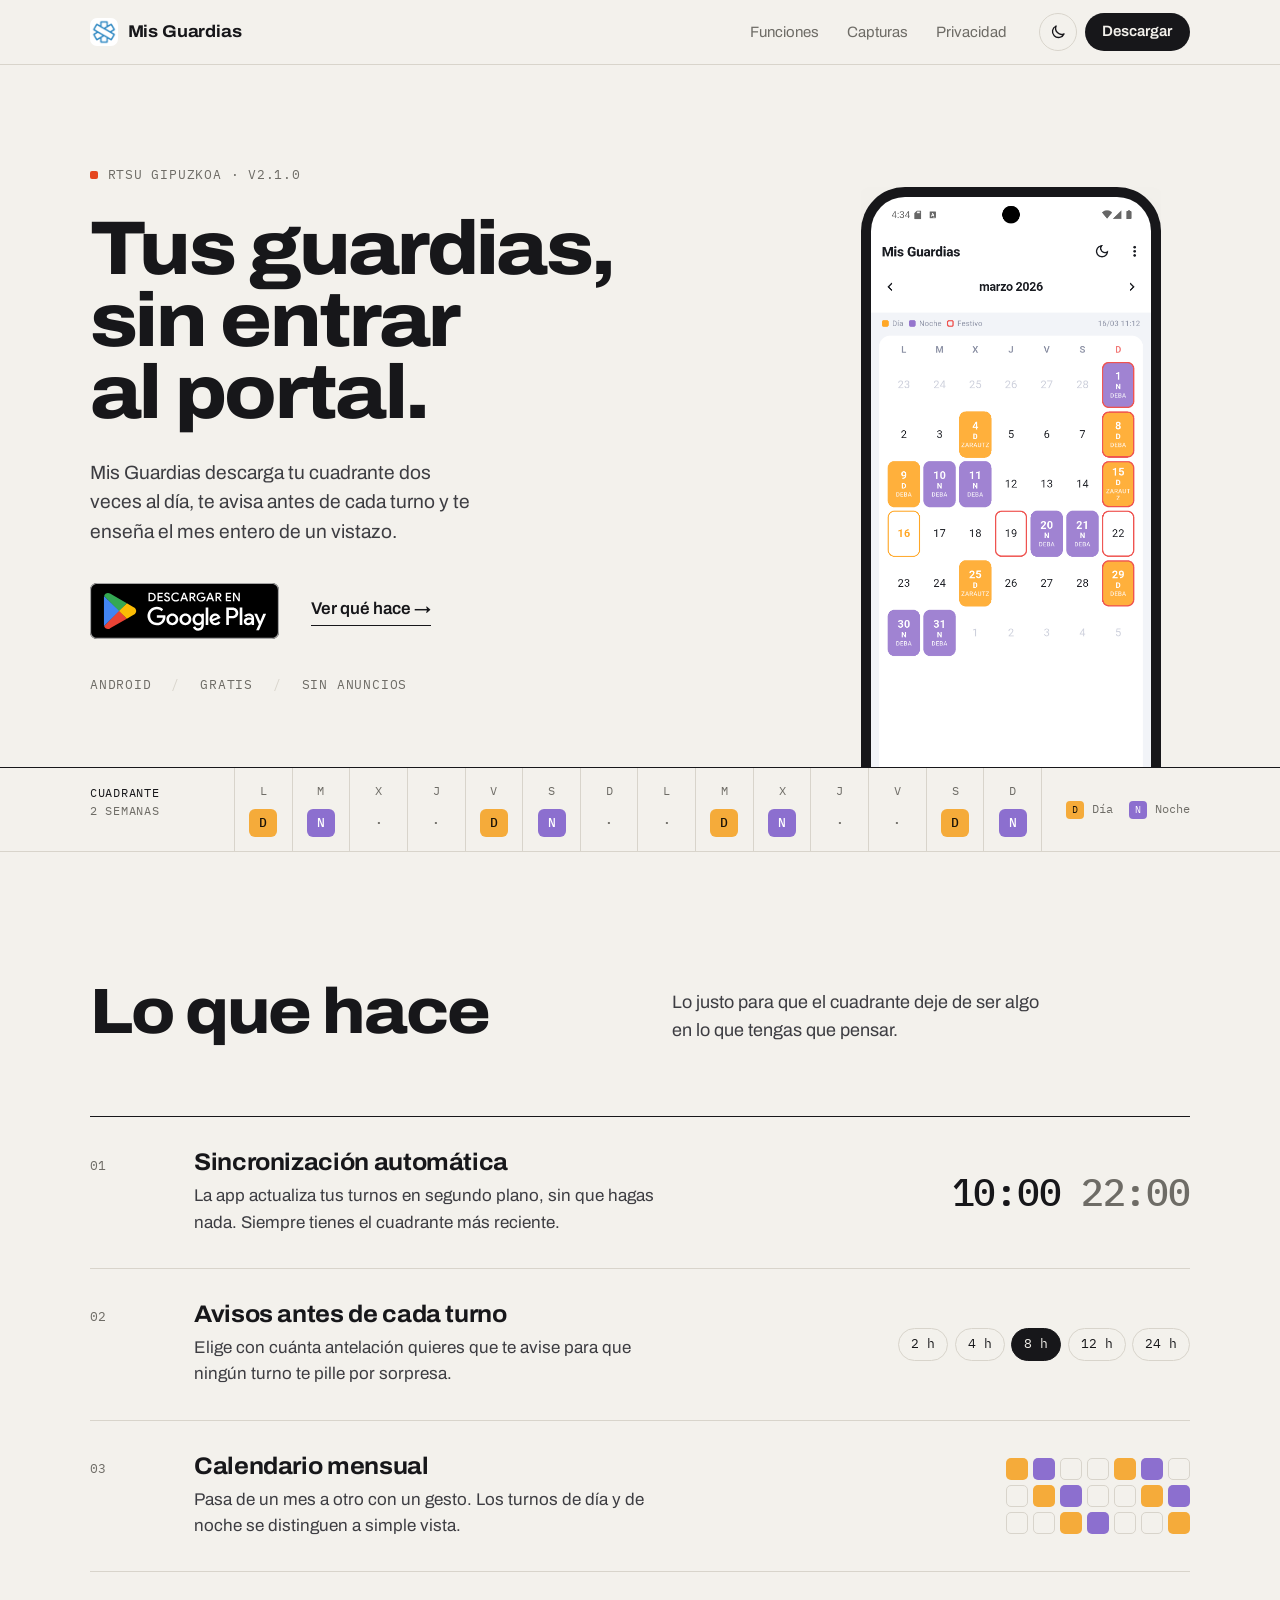
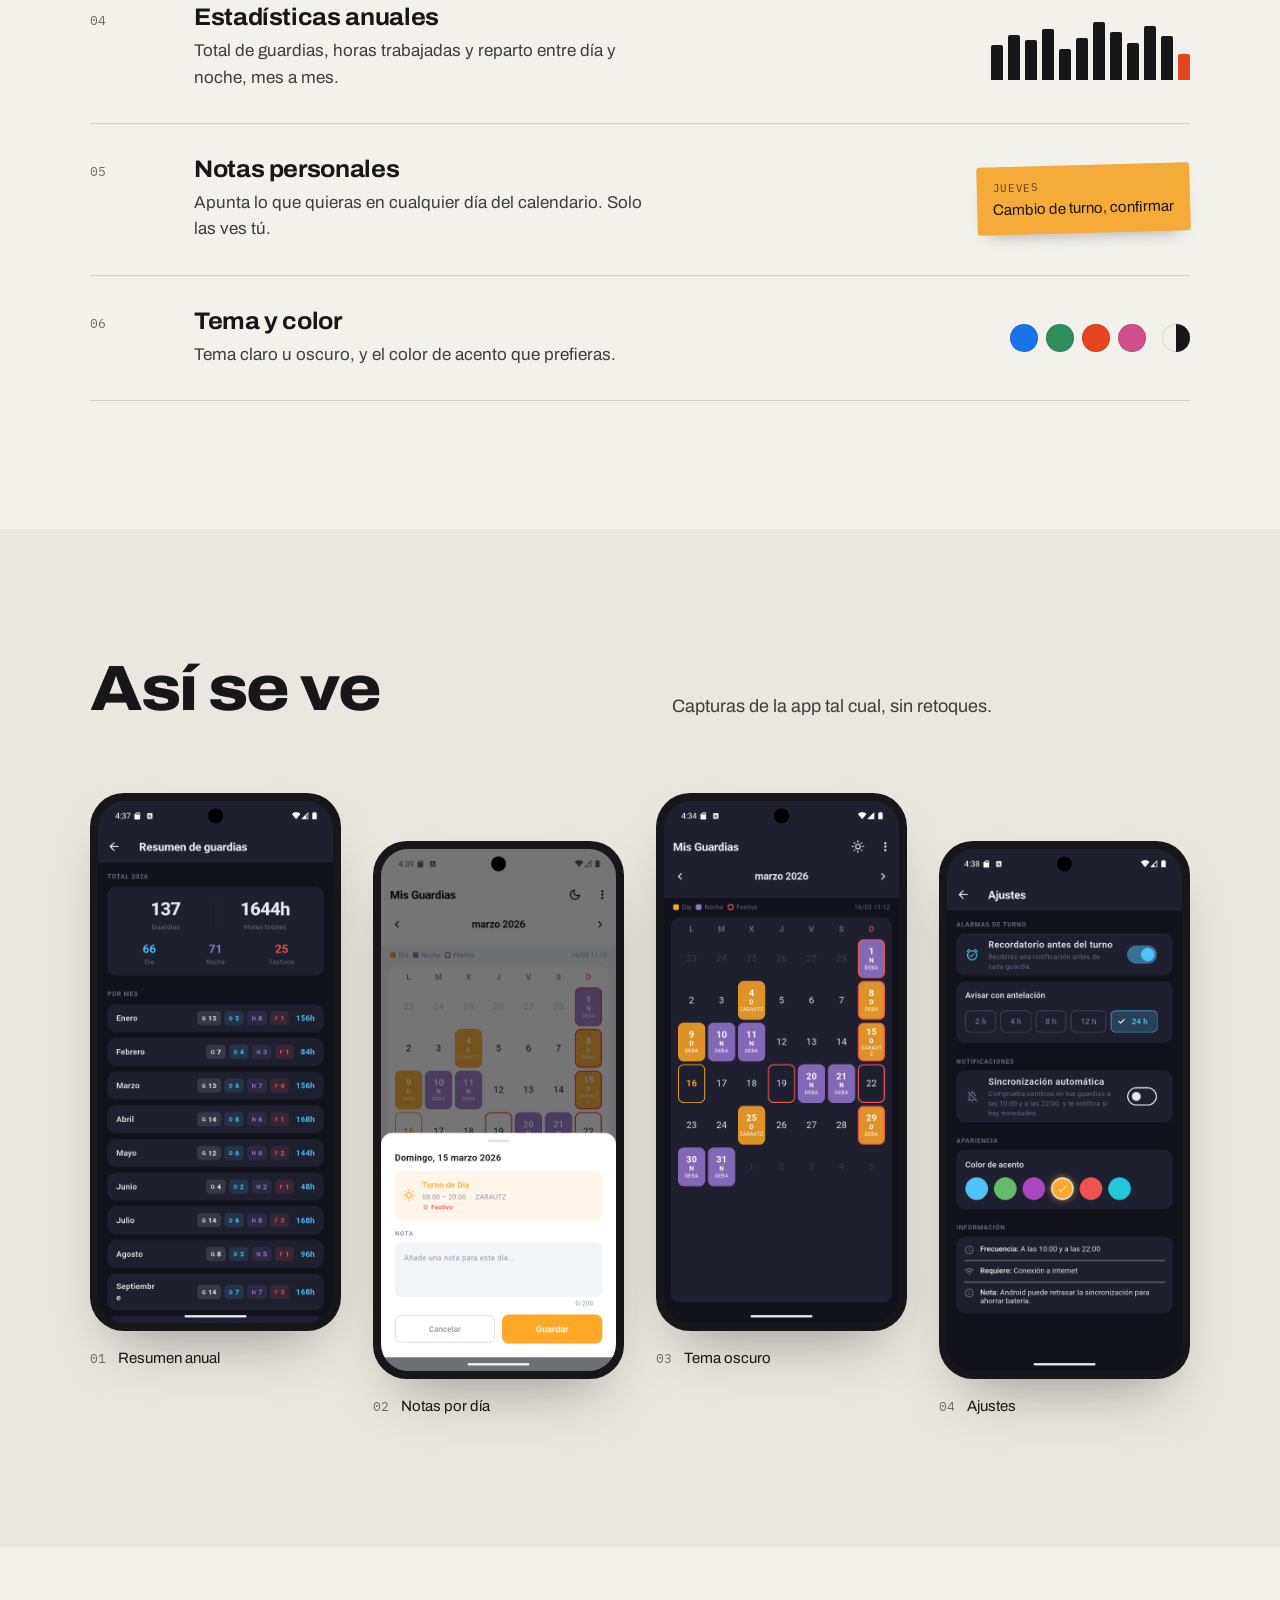
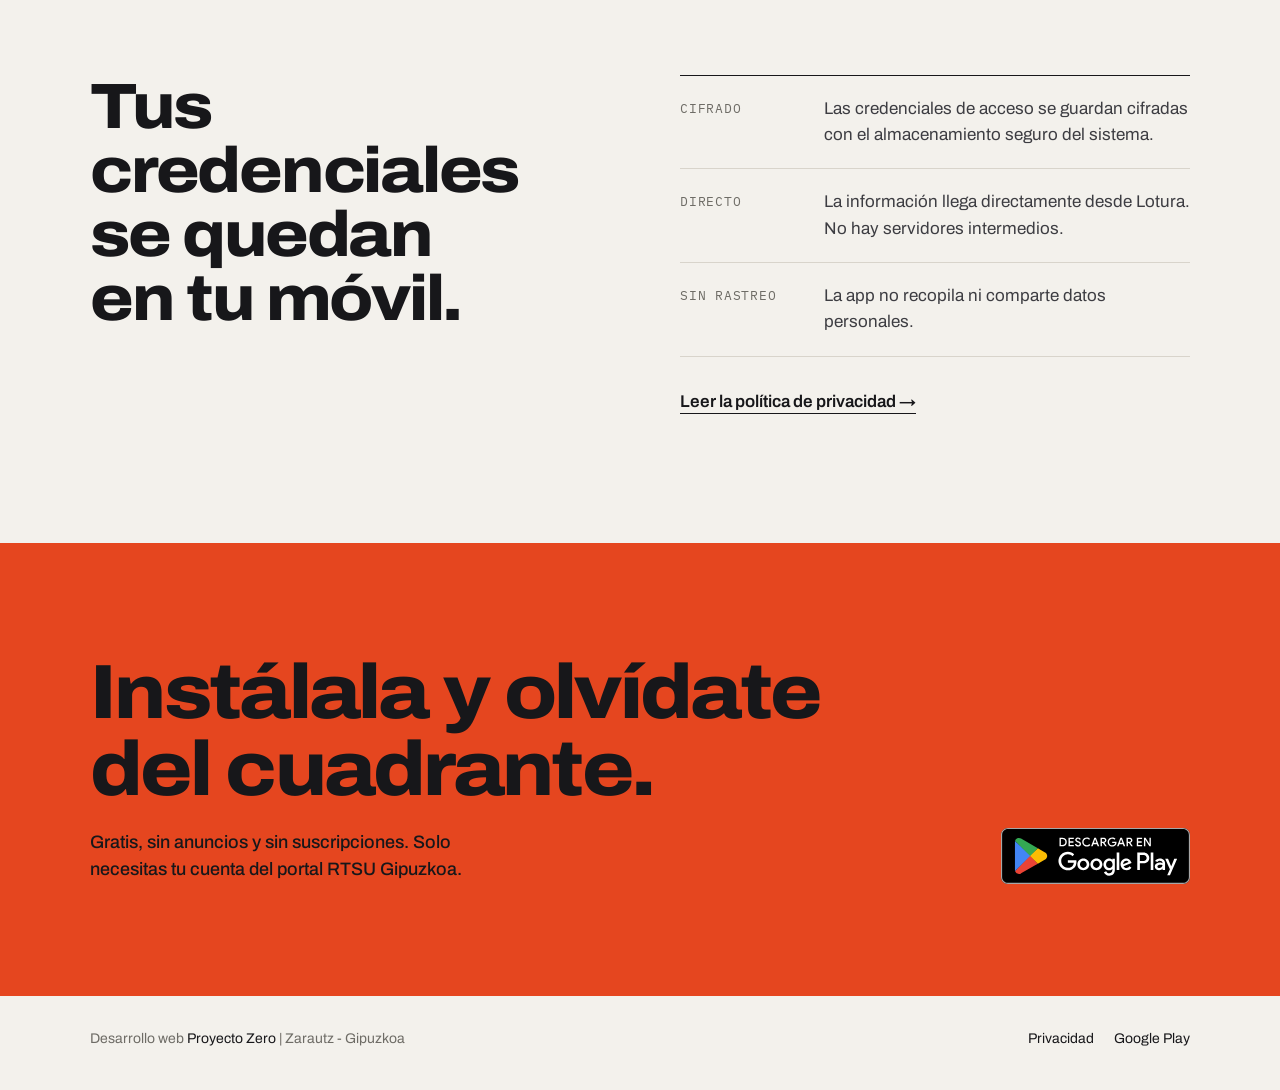
<file: index.html>
<!DOCTYPE html>
<html lang="es" data-theme="light">
<head>
  <meta charset="UTF-8" />
  <meta name="viewport" content="width=device-width, initial-scale=1.0" />
  <title>Mis Guardias — Gestión de turnos RTSU Gipuzkoa</title>
  <meta name="description" content="App Android para el personal de RTSU Gipuzkoa: consulta tus guardias, sincroniza el cuadrante con el portal del trabajador y recibe recordatorios antes de cada turno. Gratuita y sin anuncios." />
  <link rel="canonical" href="https://misguardias.proyectozero.org/" />

  <meta property="og:type" content="website" />
  <meta property="og:url" content="https://misguardias.proyectozero.org/" />
  <meta property="og:title" content="Mis Guardias — Gestión de turnos RTSU Gipuzkoa" />
  <meta property="og:description" content="App Android para el personal de RTSU Gipuzkoa: consulta tus guardias, sincroniza el cuadrante con el portal del trabajador y recibe recordatorios antes de cada turno. Gratuita y sin anuncios." />
  <meta property="og:image" content="https://misguardias.proyectozero.org/assets/app_icon.png" />
  <meta property="og:locale" content="es_ES" />

  <meta name="twitter:card" content="summary" />
  <meta name="twitter:title" content="Mis Guardias — Gestión de turnos RTSU Gipuzkoa" />
  <meta name="twitter:description" content="App Android para el personal de RTSU Gipuzkoa: consulta tus guardias, sincroniza el cuadrante con el portal del trabajador y recibe recordatorios antes de cada turno. Gratuita y sin anuncios." />
  <meta name="twitter:image" content="https://misguardias.proyectozero.org/assets/app_icon.png" />

  <link rel="icon" type="image/png" href="assets/app_icon.png" />
  <link rel="apple-touch-icon" href="assets/app_icon.png" />

  <script>try{var t=localStorage.getItem('mg-theme')||(matchMedia('(prefers-color-scheme: dark)').matches?'dark':'light');document.documentElement.setAttribute('data-theme',t)}catch(e){}</script>

  <link rel="preconnect" href="https://fonts.googleapis.com" />
  <link rel="preconnect" href="https://fonts.gstatic.com" crossorigin />
  <link href="https://fonts.googleapis.com/css2?family=Archivo:wdth,wght@62..125,100..900&family=IBM+Plex+Mono:wght@400;500&display=swap" rel="stylesheet" />
  <link rel="stylesheet" href="styles.css" />
  <script defer src="https://stats.proyectozero.org/script.js" data-website-id="f8254844-0311-4b6c-b45f-4c03fd6b84df"></script>
  <script type="application/ld+json">
  {
    "@context": "https://schema.org",
    "@type": "MobileApplication",
    "name": "Mis Guardias",
    "url": "https://misguardias.proyectozero.org/",
    "description": "App Android para el personal de RTSU Gipuzkoa: consulta tus guardias, sincroniza el cuadrante con el portal del trabajador y recibe recordatorios antes de cada turno.",
    "operatingSystem": "Android",
    "applicationCategory": "BusinessApplication",
    "image": "https://misguardias.proyectozero.org/assets/app_icon.png",
    "offers": {
      "@type": "Offer",
      "price": "0",
      "priceCurrency": "EUR"
    },
    "installUrl": "https://play.google.com/store/apps/details?id=org.proyectozero.misguardias"
  }
  </script>
</head>
<body>

<header class="nav">
  <div class="wrap nav-inner">
    <a class="brand" href="./">
      <img src="assets/app_icon.png" alt="" width="1024" height="1024" />
      Mis Guardias
    </a>
    <ul class="nav-links">
      <li><a href="#funciones">Funciones</a></li>
      <li><a href="#capturas">Capturas</a></li>
      <li><a href="#privacidad">Privacidad</a></li>
    </ul>
    <div class="nav-actions">
      <button id="theme-toggle" class="icon-btn" aria-label="Cambiar tema"></button>
      <a class="btn" href="https://play.google.com/store/apps/details?id=org.proyectozero.misguardias" target="_blank" rel="noopener">Descargar</a>
    </div>
  </div>
</header>

<main>

<section class="hero">
  <div class="wrap hero-grid">
    <div class="hero-copy">
      <p class="meta" id="app-badge">RTSU Gipuzkoa</p>
      <h1>Tus guardias,<br>sin entrar<br>al portal.</h1>
      <p class="lede">Mis Guardias descarga tu cuadrante dos veces al día, te avisa antes de cada turno y te enseña el mes entero de un vistazo.</p>
      <div class="hero-actions">
        <a href="https://play.google.com/store/apps/details?id=org.proyectozero.misguardias" class="btn-play" target="_blank" rel="noopener">
          <img src="assets/GetItOnGooglePlay_Badge_Web_color_Spanish.svg" alt="Disponible en Google Play" class="play-badge" width="239" height="71" />
        </a>
        <a class="link-arrow" href="#funciones">Ver qué hace</a>
      </div>
      <ul class="facts">
        <li>Android</li>
        <li>Gratis</li>
        <li>Sin anuncios</li>
      </ul>
    </div>
    <div class="hero-phone">
      <div class="device">
        <img id="calendar-screenshot" src="assets/calendario-claro.png" alt="Calendario mensual de turnos en la app" width="1080" height="2400" />
      </div>
    </div>
  </div>

  <div class="roster" aria-hidden="true">
    <div class="wrap roster-inner">
      <p class="roster-label">Cuadrante<br><span>2 semanas</span></p>
      <ol class="roster-days">
        <li class="d"><span>L</span><b>D</b></li>
        <li class="n"><span>M</span><b>N</b></li>
        <li class="f"><span>X</span><b>·</b></li>
        <li class="f"><span>J</span><b>·</b></li>
        <li class="d"><span>V</span><b>D</b></li>
        <li class="n"><span>S</span><b>N</b></li>
        <li class="f"><span>D</span><b>·</b></li>
        <li class="f"><span>L</span><b>·</b></li>
        <li class="d"><span>M</span><b>D</b></li>
        <li class="n"><span>X</span><b>N</b></li>
        <li class="f"><span>J</span><b>·</b></li>
        <li class="f"><span>V</span><b>·</b></li>
        <li class="d"><span>S</span><b>D</b></li>
        <li class="n"><span>D</span><b>N</b></li>
      </ol>
      <p class="roster-legend"><span class="key d">D</span>Día <span class="key n">N</span>Noche</p>
    </div>
  </div>
</section>

<section class="section" id="funciones">
  <div class="wrap">
    <div class="section-head">
      <h2>Lo que hace</h2>
      <p>Lo justo para que el cuadrante deje de ser algo en lo que tengas que pensar.</p>
    </div>

    <ol class="features">
      <li class="feature">
        <span class="idx">01</span>
        <div>
          <h3>Sincronización automática</h3>
          <p>La app actualiza tus turnos en segundo plano, sin que hagas nada. Siempre tienes el cuadrante más reciente.</p>
        </div>
        <div class="feature-data times" aria-hidden="true"><span>10:00</span><span>22:00</span></div>
      </li>
      <li class="feature">
        <span class="idx">02</span>
        <div>
          <h3>Avisos antes de cada turno</h3>
          <p>Elige con cuánta antelación quieres que te avise para que ningún turno te pille por sorpresa.</p>
        </div>
        <div class="feature-data chips" aria-hidden="true"><span>2 h</span><span>4 h</span><span class="on">8 h</span><span>12 h</span><span>24 h</span></div>
      </li>
      <li class="feature">
        <span class="idx">03</span>
        <div>
          <h3>Calendario mensual</h3>
          <p>Pasa de un mes a otro con un gesto. Los turnos de día y de noche se distinguen a simple vista.</p>
        </div>
        <div class="feature-data minical" aria-hidden="true">
          <i class="d"></i><i class="n"></i><i></i><i></i><i class="d"></i><i class="n"></i><i></i>
          <i></i><i class="d"></i><i class="n"></i><i></i><i></i><i class="d"></i><i class="n"></i>
          <i></i><i></i><i class="d"></i><i class="n"></i><i></i><i></i><i class="d"></i>
        </div>
      </li>
      <li class="feature">
        <span class="idx">04</span>
        <div>
          <h3>Estadísticas anuales</h3>
          <p>Total de guardias, horas trabajadas y reparto entre día y noche, mes a mes.</p>
        </div>
        <div class="feature-data bars" aria-hidden="true">
          <i style="--h:55%"></i><i style="--h:70%"></i><i style="--h:62%"></i><i style="--h:80%"></i><i style="--h:48%"></i><i style="--h:66%"></i><i style="--h:90%"></i><i style="--h:74%"></i><i style="--h:58%"></i><i style="--h:84%"></i><i style="--h:68%"></i><i class="now" style="--h:40%"></i>
        </div>
      </li>
      <li class="feature">
        <span class="idx">05</span>
        <div>
          <h3>Notas personales</h3>
          <p>Apunta lo que quieras en cualquier día del calendario. Solo las ves tú.</p>
        </div>
        <div class="feature-data note" aria-hidden="true"><span>Jueves</span>Cambio de turno, confirmar</div>
      </li>
      <li class="feature">
        <span class="idx">06</span>
        <div>
          <h3>Tema y color</h3>
          <p>Tema claro u oscuro, y el color de acento que prefieras.</p>
        </div>
        <div class="feature-data swatches" aria-hidden="true"><i style="--c:#1a73e8"></i><i style="--c:#2f8f5b"></i><i style="--c:#e5461f"></i><i style="--c:#d14f8a"></i><i class="theme"></i></div>
      </li>
    </ol>
  </div>
</section>

<section class="section screens" id="capturas">
  <div class="wrap">
    <div class="section-head">
      <h2>Así se ve</h2>
      <p>Capturas de la app tal cual, sin retoques.</p>
    </div>
    <div class="shots">
      <figure class="shot">
        <div class="device"><img src="assets/resumen-guardias.png" alt="Resumen anual de guardias" width="1080" height="2400" loading="lazy" /></div>
        <figcaption><span>01</span>Resumen anual</figcaption>
      </figure>
      <figure class="shot">
        <div class="device"><img src="assets/notas-guardias.png" alt="Notas en un día del calendario" width="1080" height="2400" loading="lazy" /></div>
        <figcaption><span>02</span>Notas por día</figcaption>
      </figure>
      <figure class="shot">
        <div class="device"><img src="assets/calendario-oscuro.png" alt="Calendario en tema oscuro" width="1080" height="2400" loading="lazy" /></div>
        <figcaption><span>03</span>Tema oscuro</figcaption>
      </figure>
      <figure class="shot">
        <div class="device"><img src="assets/ajustes.png" alt="Pantalla de ajustes" width="1080" height="2400" loading="lazy" /></div>
        <figcaption><span>04</span>Ajustes</figcaption>
      </figure>
    </div>
  </div>
</section>

<section class="section" id="privacidad">
  <div class="wrap privacy-grid">
    <h2>Tus credenciales se quedan en tu móvil.</h2>
    <div>
      <dl class="specs">
        <div><dt>Cifrado</dt><dd>Las credenciales de acceso se guardan cifradas con el almacenamiento seguro del sistema.</dd></div>
        <div><dt>Directo</dt><dd>La información llega directamente desde Lotura. No hay servidores intermedios.</dd></div>
        <div><dt>Sin rastreo</dt><dd>La app no recopila ni comparte datos personales.</dd></div>
      </dl>
      <a class="link-arrow" href="privacy.html">Leer la política de privacidad</a>
    </div>
  </div>
</section>

<section class="cta" id="descarga">
  <div class="wrap cta-inner">
    <div>
      <h2>Instálala y olvídate del cuadrante.</h2>
      <p>Gratis, sin anuncios y sin suscripciones. Solo necesitas tu cuenta del portal RTSU Gipuzkoa.</p>
    </div>
    <a href="https://play.google.com/store/apps/details?id=org.proyectozero.misguardias" class="btn-play" target="_blank" rel="noopener">
      <img src="assets/GetItOnGooglePlay_Badge_Web_color_Spanish.svg" alt="Disponible en Google Play" class="play-badge" width="239" height="71" />
    </a>
  </div>
</section>

</main>

<footer class="footer">
  <div class="wrap footer-inner">
    <p>Desarrollo web <a href="https://proyectozero.org" target="_blank">Proyecto Zero</a> | Zarautz - Gipuzkoa</p>
    <ul>
      <li><a href="privacy.html">Privacidad</a></li>
      <li><a href="https://play.google.com/store/apps/details?id=org.proyectozero.misguardias" target="_blank" rel="noopener">Google Play</a></li>
    </ul>
  </div>
</footer>

<script src="main.js"></script>
</body>
</html>
</file>
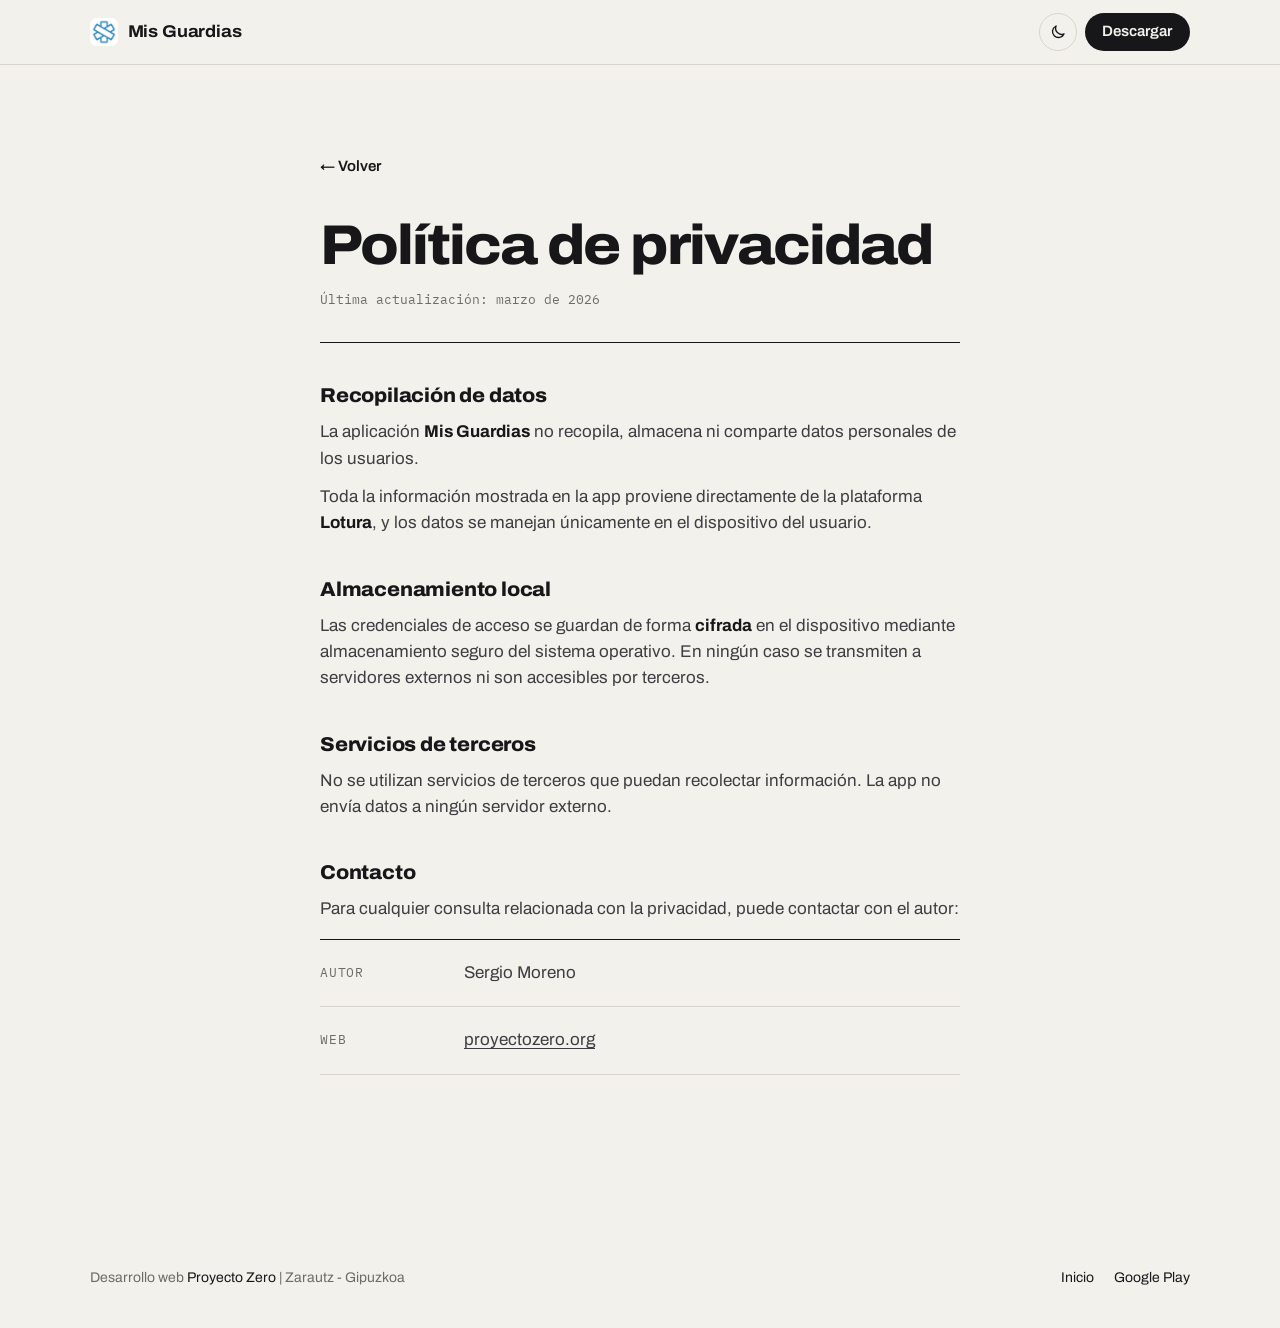
<file: privacy.html>
<!doctype html>
<html lang="es" data-theme="light">
  <head>
    <meta charset="UTF-8" />
    <meta name="viewport" content="width=device-width, initial-scale=1.0" />
    <title>Política de Privacidad — Mis Guardias</title>
    <meta
      name="description"
      content="Política de privacidad de Mis Guardias, la app Android para la gestión de turnos del personal de RTSU Gipuzkoa."
    />
    <link rel="canonical" href="https://misguardias.proyectozero.org/privacy.html" />

    <meta property="og:type" content="website" />
    <meta property="og:url" content="https://misguardias.proyectozero.org/privacy.html" />
    <meta property="og:title" content="Política de Privacidad — Mis Guardias" />
    <meta
      property="og:description"
      content="Política de privacidad de Mis Guardias, la app Android para la gestión de turnos del personal de RTSU Gipuzkoa."
    />
    <meta property="og:image" content="https://misguardias.proyectozero.org/assets/app_icon.png" />
    <meta property="og:locale" content="es_ES" />

    <meta name="twitter:card" content="summary" />
    <meta name="twitter:title" content="Política de Privacidad — Mis Guardias" />
    <meta
      name="twitter:description"
      content="Política de privacidad de Mis Guardias, la app Android para la gestión de turnos del personal de RTSU Gipuzkoa."
    />
    <meta name="twitter:image" content="https://misguardias.proyectozero.org/assets/app_icon.png" />

    <link rel="icon" type="image/png" href="assets/app_icon.png" />
    <link rel="apple-touch-icon" href="assets/app_icon.png" />

    <script>
      try {
        var t =
          localStorage.getItem('mg-theme') ||
          (matchMedia('(prefers-color-scheme: dark)').matches ? 'dark' : 'light');
        document.documentElement.setAttribute('data-theme', t);
      } catch (e) {}
    </script>

    <link rel="preconnect" href="https://fonts.googleapis.com" />
    <link rel="preconnect" href="https://fonts.gstatic.com" crossorigin />
    <link
      href="https://fonts.googleapis.com/css2?family=Archivo:wdth,wght@62..125,100..900&family=IBM+Plex+Mono:wght@400;500&display=swap"
      rel="stylesheet"
    />
    <link rel="stylesheet" href="styles.css" />
    <script
      defer
      src="https://stats.proyectozero.org/script.js"
      data-website-id="f8254844-0311-4b6c-b45f-4c03fd6b84df"
    ></script>
  </head>
  <body>
    <header class="nav">
      <div class="wrap nav-inner">
        <a class="brand" href="./">
          <img src="assets/app_icon.png" alt="" width="1024" height="1024" />
          Mis Guardias
        </a>
        <div class="nav-actions">
          <button id="theme-toggle" class="icon-btn" aria-label="Cambiar tema"></button>
          <a
            class="btn"
            href="https://play.google.com/store/apps/details?id=org.proyectozero.misguardias"
            target="_blank"
            rel="noopener"
            >Descargar</a
          >
        </div>
      </div>
    </header>

    <main class="wrap legal">
      <a href="./" class="back">Volver</a>

      <header>
        <h1>Política de privacidad</h1>
        <time datetime="2026-03">Última actualización: marzo de 2026</time>
      </header>

      <h2>Recopilación de datos</h2>
      <p>
        La aplicación <strong>Mis Guardias</strong> no recopila, almacena ni comparte datos
        personales de los usuarios.
      </p>
      <p>
        Toda la información mostrada en la app proviene directamente de la plataforma
        <strong>Lotura</strong>, y los datos se manejan únicamente en el dispositivo del usuario.
      </p>

      <h2>Almacenamiento local</h2>
      <p>
        Las credenciales de acceso se guardan de forma <strong>cifrada</strong> en el dispositivo
        mediante almacenamiento seguro del sistema operativo. En ningún caso se transmiten a
        servidores externos ni son accesibles por terceros.
      </p>

      <h2>Servicios de terceros</h2>
      <p>
        No se utilizan servicios de terceros que puedan recolectar información. La app no envía
        datos a ningún servidor externo.
      </p>

      <h2>Contacto</h2>
      <p>Para cualquier consulta relacionada con la privacidad, puede contactar con el autor:</p>
      <dl class="specs">
        <div>
          <dt>Autor</dt>
          <dd>Sergio Moreno</dd>
        </div>
        <div>
          <dt>Web</dt>
          <dd><a href="https://proyectozero.org">proyectozero.org</a></dd>
        </div>
      </dl>
    </main>

    <footer class="footer">
      <div class="wrap footer-inner">
        <p>
          Desarrollo web <a href="https://proyectozero.org" target="_blank">Proyecto Zero</a> |
          Zarautz - Gipuzkoa
        </p>
        <ul>
          <li><a href="./">Inicio</a></li>
          <li>
            <a
              href="https://play.google.com/store/apps/details?id=org.proyectozero.misguardias"
              target="_blank"
              rel="noopener"
              >Google Play</a
            >
          </li>
        </ul>
      </div>
    </footer>

    <script src="main.js"></script>
  </body>
</html>
</file>
<file: styles.css>
*, *::before, *::after { box-sizing: border-box; margin: 0; padding: 0; }

:root {
  --paper:   #f3f1ec;
  --paper-2: #eae7e0;
  --ink:     #17171a;
  --ink-2:   #3d3d42;
  --muted:   #6e6c66;
  --line:    #d8d4cb;

  --signal:    #e5461f;
  --on-signal: #17171a;
  --day:       #f5ab3a;
  --on-day:    #1b1408;
  --night:     #8c6fcf;
  --on-night:  #ffffff;
  --device:    #17171a;

  --sans: "Archivo", system-ui, -apple-system, "Segoe UI", Roboto, sans-serif;
  --mono: "IBM Plex Mono", ui-monospace, SFMono-Regular, Menlo, Consolas, monospace;

  --wrap:   1180px;
  --gutter: clamp(16px, 4vw, 40px);
}

[data-theme="dark"] {
  --paper:   #111113;
  --paper-2: #18181b;
  --ink:     #edebe5;
  --ink-2:   #c6c4be;
  --muted:   #8f8d87;
  --line:    #2b2b30;

  --signal:    #ff6b3f;
  --on-signal: #111113;
  --day:       #e9ae45;
  --night:     #a68de2;
  --on-night:  #17112a;
  --device:    #000000;
}

html { scroll-behavior: smooth; }
@media (prefers-reduced-motion: reduce) {
  html { scroll-behavior: auto; }
  *, *::before, *::after { transition: none !important; }
}

body {
  font-family: var(--sans);
  font-size: 17px;
  line-height: 1.55;
  background: var(--paper);
  color: var(--ink);
  -webkit-font-smoothing: antialiased;
  text-rendering: optimizeLegibility;
}

img { display: block; max-width: 100%; height: auto; }
a { color: inherit; }
:focus-visible { outline: 2px solid var(--signal); outline-offset: 3px; border-radius: 4px; }

.wrap { max-width: var(--wrap); margin: 0 auto; padding: 0 var(--gutter); }

h1, h2 {
  font-weight: 800;
  font-stretch: 110%;
  letter-spacing: -0.035em;
  text-wrap: balance;
}

/* ── NAV ── */
.nav {
  position: sticky; top: 0; z-index: 50;
  background: color-mix(in srgb, var(--paper) 88%, transparent);
  -webkit-backdrop-filter: blur(10px);
  backdrop-filter: blur(10px);
  border-bottom: 1px solid var(--line);
}
.nav-inner { display: flex; align-items: center; gap: 2rem; height: 64px; }

.brand {
  display: flex; align-items: center; gap: 0.6rem;
  margin-right: auto;
  font-weight: 700; font-stretch: 108%; font-size: 1.0625rem;
  letter-spacing: -0.01em;
  text-decoration: none;
}
.brand img { width: 28px; height: 28px; border-radius: 7px; }

.nav-links { display: flex; gap: 1.75rem; list-style: none; }
.nav-links a { color: var(--muted); text-decoration: none; font-size: 0.9375rem; }
.nav-links a:hover { color: var(--ink); }

.nav-actions { display: flex; align-items: center; gap: 0.5rem; }

.icon-btn {
  width: 38px; height: 38px;
  display: grid; place-items: center;
  background: transparent; color: var(--ink);
  border: 1px solid var(--line); border-radius: 999px;
  cursor: pointer;
  transition: border-color 0.15s;
}
.icon-btn:hover { border-color: var(--ink); }
.icon-btn svg { width: 18px; height: 18px; }

.btn {
  display: inline-flex; align-items: center;
  height: 38px; padding: 0 1.1rem;
  background: var(--ink); color: var(--paper);
  border-radius: 999px;
  font-weight: 600; font-size: 0.9375rem;
  text-decoration: none;
  transition: opacity 0.15s;
}
.btn:hover { opacity: 0.85; }

/* ── HERO ── */
.hero { padding-top: clamp(48px, 8vw, 96px); }

.hero-grid {
  display: grid;
  grid-template-columns: minmax(0, 1.3fr) minmax(0, 0.7fr);
  gap: clamp(32px, 6vw, 80px);
  align-items: end;
}

.hero-copy { padding-bottom: clamp(40px, 6vw, 72px); }

.meta {
  display: inline-flex; align-items: center; gap: 0.6rem;
  margin-bottom: 1.75rem;
  font-family: var(--mono); font-size: 0.8125rem;
  text-transform: uppercase; letter-spacing: 0.06em;
  color: var(--muted);
}
.meta::before { content: ""; width: 8px; height: 8px; border-radius: 2px; background: var(--signal); }

h1 {
  font-size: clamp(2.4rem, 6.2vw, 4.75rem);
  line-height: 0.95;
}

.lede {
  margin-top: 1.75rem;
  max-width: 36ch;
  font-size: clamp(1.0625rem, 1.5vw, 1.25rem);
  color: var(--ink-2);
}

.hero-actions {
  display: flex; flex-wrap: wrap; align-items: center;
  gap: 1.25rem 2rem;
  margin-top: 2.25rem;
}

.btn-play { display: inline-block; transition: transform 0.15s; }
.btn-play:hover { transform: translateY(-2px); }
.play-badge { height: 56px; width: auto; }

.link-arrow {
  font-weight: 600;
  text-decoration: none;
  border-bottom: 1.5px solid currentColor;
  padding-bottom: 2px;
}
.link-arrow::after { content: " →"; }
.link-arrow:hover { color: var(--signal); }

.facts {
  display: flex; flex-wrap: wrap; gap: 0.5rem 1.25rem;
  margin-top: 2.25rem;
  list-style: none;
  font-family: var(--mono); font-size: 0.8125rem;
  text-transform: uppercase; letter-spacing: 0.06em;
  color: var(--muted);
}
.facts li + li::before { content: "/"; margin-right: 1.25rem; color: var(--line); }

.hero-phone {
  justify-self: center;
  width: min(300px, 100%);
  height: clamp(400px, 46vw, 580px);
  overflow: hidden;
}

/* ── DEVICE ── */
.device {
  background: var(--device);
  padding: 10px;
  border-radius: 44px;
  box-shadow: 0 30px 60px -24px rgba(0, 0, 0, 0.35);
}
.device img { width: 100%; border-radius: 34px; }

/* ── ROSTER STRIP ── */
.roster { border-top: 1px solid var(--ink); border-bottom: 1px solid var(--line); }
.roster-inner { display: flex; align-items: stretch; gap: 1.5rem; }

.roster-label {
  flex: none; width: 7.5rem;
  padding: 1rem 0;
  font-family: var(--mono); font-size: 0.75rem; line-height: 1.5;
  text-transform: uppercase; letter-spacing: 0.06em;
}
.roster-label span { color: var(--muted); }

.roster-days {
  flex: 1;
  display: grid; grid-template-columns: repeat(14, minmax(0, 1fr));
  list-style: none;
  border-left: 1px solid var(--line);
}
.roster-days li {
  display: flex; flex-direction: column; align-items: center; gap: 0.5rem;
  padding: 0.9rem 0;
  border-right: 1px solid var(--line);
  font-family: var(--mono);
}
.roster-days span { font-size: 0.75rem; color: var(--muted); }
.roster-days b {
  width: 28px; height: 28px;
  display: grid; place-items: center;
  border-radius: 6px;
  font-size: 0.8125rem; font-weight: 500;
  color: var(--muted);
}
.roster-days .d b { background: var(--day); color: var(--on-day); }
.roster-days .n b { background: var(--night); color: var(--on-night); }

.roster-legend {
  flex: none;
  display: flex; align-items: center; gap: 0.5rem;
  font-family: var(--mono); font-size: 0.75rem;
  color: var(--muted);
}
.key {
  width: 18px; height: 18px;
  display: inline-grid; place-items: center;
  border-radius: 4px;
  font-size: 0.625rem;
}
.key + .key { margin-left: 0.5rem; }
.key.d { background: var(--day); color: var(--on-day); }
.key.n { background: var(--night); color: var(--on-night); }

/* ── SECTIONS ── */
.section { padding: clamp(72px, 10vw, 128px) 0; }

.section-head {
  display: grid;
  grid-template-columns: minmax(0, 1fr) minmax(0, 1fr);
  gap: 1.25rem 4rem;
  align-items: end;
  margin-bottom: clamp(40px, 6vw, 72px);
}
h2 { font-size: clamp(2.25rem, 5vw, 4rem); line-height: 1; }
.section-head p { max-width: 38ch; font-size: 1.125rem; color: var(--ink-2); }

/* ── FEATURES ── */
.features { list-style: none; border-top: 1px solid var(--ink); }

.feature {
  display: grid;
  grid-template-columns: 4rem minmax(0, 1.1fr) minmax(0, 1fr);
  gap: 1.25rem 2.5rem;
  align-items: center;
  padding: 2rem 0;
  border-bottom: 1px solid var(--line);
}
.idx {
  align-self: start;
  padding-top: 0.4rem;
  font-family: var(--mono); font-size: 0.8125rem;
  color: var(--muted);
}
.feature h3 {
  margin-bottom: 0.4rem;
  font-size: 1.5rem; font-weight: 700; font-stretch: 105%;
  line-height: 1.15; letter-spacing: -0.015em;
}
.feature p { max-width: 46ch; color: var(--ink-2); }
.feature-data { justify-self: end; }

.times {
  display: flex; gap: 1.25rem;
  font-family: var(--mono); font-weight: 500;
  font-size: clamp(1.75rem, 3vw, 2.5rem);
  letter-spacing: -0.03em;
}
.times span + span { color: var(--muted); }

.chips { display: flex; flex-wrap: wrap; gap: 0.4rem; }
.chips span {
  padding: 0.35rem 0.75rem;
  border: 1px solid var(--line); border-radius: 999px;
  font-family: var(--mono); font-size: 0.8125rem;
}
.chips .on { background: var(--ink); border-color: var(--ink); color: var(--paper); }

.minical { display: grid; grid-template-columns: repeat(7, 22px); gap: 5px; }
.minical i { height: 22px; border: 1px solid var(--line); border-radius: 5px; }
.minical .d { background: var(--day); border-color: transparent; }
.minical .n { background: var(--night); border-color: transparent; }

.bars { display: flex; align-items: flex-end; gap: 5px; height: 64px; }
.bars i { width: 12px; height: var(--h); background: var(--ink); border-radius: 2px 2px 0 0; }
.bars .now { background: var(--signal); }

.note {
  max-width: 220px;
  padding: 0.9rem 1rem;
  background: var(--day); color: var(--on-day);
  border-radius: 3px;
  font-size: 0.9375rem; line-height: 1.35;
  transform: rotate(-1.5deg);
  box-shadow: 0 10px 18px -12px rgba(0, 0, 0, 0.4);
}
.note span {
  display: block; margin-bottom: 0.25rem;
  font-family: var(--mono); font-size: 0.6875rem;
  text-transform: uppercase; letter-spacing: 0.06em;
  opacity: 0.7;
}

.swatches { display: flex; gap: 0.5rem; }
.swatches i {
  width: 28px; height: 28px; border-radius: 50%;
  background: var(--c);
  box-shadow: inset 0 0 0 1px rgba(0, 0, 0, 0.1);
}
.swatches .theme { background: linear-gradient(90deg, #f3f1ec 50%, #17171a 50%); margin-left: 0.5rem; }

/* ── SCREENS ── */
.screens { background: var(--paper-2); }

.shots {
  display: grid;
  grid-template-columns: repeat(4, minmax(0, 1fr));
  gap: clamp(16px, 2.5vw, 32px);
  align-items: start;
}
.shot:nth-child(even) { margin-top: 3rem; }
.shot .device { padding: 8px; border-radius: 34px; }
.shot .device img { border-radius: 27px; }
.shot figcaption { display: flex; gap: 0.75rem; margin-top: 1rem; font-size: 0.9375rem; }
.shot figcaption span { font-family: var(--mono); font-size: 0.8125rem; color: var(--muted); padding-top: 0.1rem; }

/* ── PRIVACY ── */
.privacy-grid {
  display: grid;
  grid-template-columns: minmax(0, 1fr) minmax(0, 1fr);
  gap: 2.5rem 5rem;
  align-items: start;
}
.specs { margin-bottom: 2rem; border-top: 1px solid var(--ink); }
.specs div {
  display: grid; grid-template-columns: 8rem minmax(0, 1fr);
  gap: 1rem;
  padding: 1.25rem 0;
  border-bottom: 1px solid var(--line);
}
.specs dt {
  padding-top: 0.2rem;
  font-family: var(--mono); font-size: 0.8125rem;
  text-transform: uppercase; letter-spacing: 0.06em;
  color: var(--muted);
}
.specs dd { color: var(--ink-2); }

/* ── CTA ── */
.cta { background: var(--signal); color: var(--on-signal); }
.cta-inner {
  display: grid;
  grid-template-columns: minmax(0, 1fr) auto;
  gap: 2rem 4rem;
  align-items: end;
  padding-top: clamp(64px, 9vw, 112px);
  padding-bottom: clamp(64px, 9vw, 112px);
}
.cta h2 { font-size: clamp(2.5rem, 6vw, 5rem); max-width: 14ch; }
.cta p { max-width: 42ch; margin-top: 1.25rem; font-size: 1.125rem; font-weight: 500; }

/* ── FOOTER ── */
.footer { padding: 2rem 0 2.5rem; font-size: 0.875rem; color: var(--muted); }
.footer-inner { display: flex; flex-wrap: wrap; justify-content: space-between; gap: 1rem 2rem; }
.footer ul { display: flex; gap: 1.25rem; list-style: none; }
.footer a { color: var(--ink); text-decoration: none; }
.footer a:hover { text-decoration: underline; }

/* ── LEGAL (privacy.html) ── */
.legal { max-width: 720px; padding-top: clamp(48px, 7vw, 88px); padding-bottom: clamp(72px, 10vw, 128px); }
.legal .back { display: inline-block; margin-bottom: 2.5rem; font-size: 0.9375rem; font-weight: 600; text-decoration: none; }
.legal .back::before { content: "← "; }
.legal .back:hover { color: var(--signal); }
.legal header { padding-bottom: 2rem; margin-bottom: 1rem; border-bottom: 1px solid var(--ink); }
.legal h1 { font-size: clamp(2.25rem, 5vw, 3.5rem); line-height: 1; }
.legal time { display: block; margin-top: 1rem; font-family: var(--mono); font-size: 0.8125rem; color: var(--muted); }
.legal h2 {
  margin: 2.5rem 0 0.75rem;
  font-size: 1.25rem; font-stretch: 105%; letter-spacing: -0.01em; line-height: 1.2;
}
.legal p { margin-bottom: 0.75rem; color: var(--ink-2); }
.legal strong { color: var(--ink); }
.legal a:not(.back) { text-decoration-thickness: 1px; text-underline-offset: 3px; }
.legal .specs { margin-top: 1rem; }

/* ── RESPONSIVE ── */
@media (max-width: 960px) {
  .roster-legend { display: none; }
  .shots {
    display: flex;
    overflow-x: auto;
    scroll-snap-type: x mandatory;
    gap: 16px;
    margin: 0 calc(var(--gutter) * -1);
    padding: 0 var(--gutter) 8px;
    scroll-padding: 0 var(--gutter);
    scrollbar-width: none;
  }
  .shots::-webkit-scrollbar { display: none; }
  .shot { flex: 0 0 min(62%, 260px); scroll-snap-align: start; }
  .shot:nth-child(even) { margin-top: 0; }
}

@media (max-width: 860px) {
  .hero-grid { grid-template-columns: 1fr; gap: 0; }
  .hero-copy { padding-bottom: 48px; }
  .hero-phone { width: min(260px, 100%); height: 420px; }
}

@media (max-width: 760px) {
  .nav-links { display: none; }
  .section-head, .privacy-grid, .cta-inner { grid-template-columns: 1fr; }
  .feature { grid-template-columns: 2.5rem minmax(0, 1fr); padding: 1.75rem 0; }
  .feature-data { grid-column: 2; justify-self: start; margin-top: 0.5rem; }
  .specs div { grid-template-columns: 1fr; gap: 0.25rem; }
}

@media (max-width: 640px) {
  body { font-size: 16px; }
  h1, h2 { font-stretch: 100%; }
  .roster-label { display: none; }
  .roster-days { grid-template-columns: repeat(7, minmax(0, 1fr)); }
  .roster-days li:nth-child(n + 8) { display: none; }
  .play-badge { height: 52px; }
}
</file>
